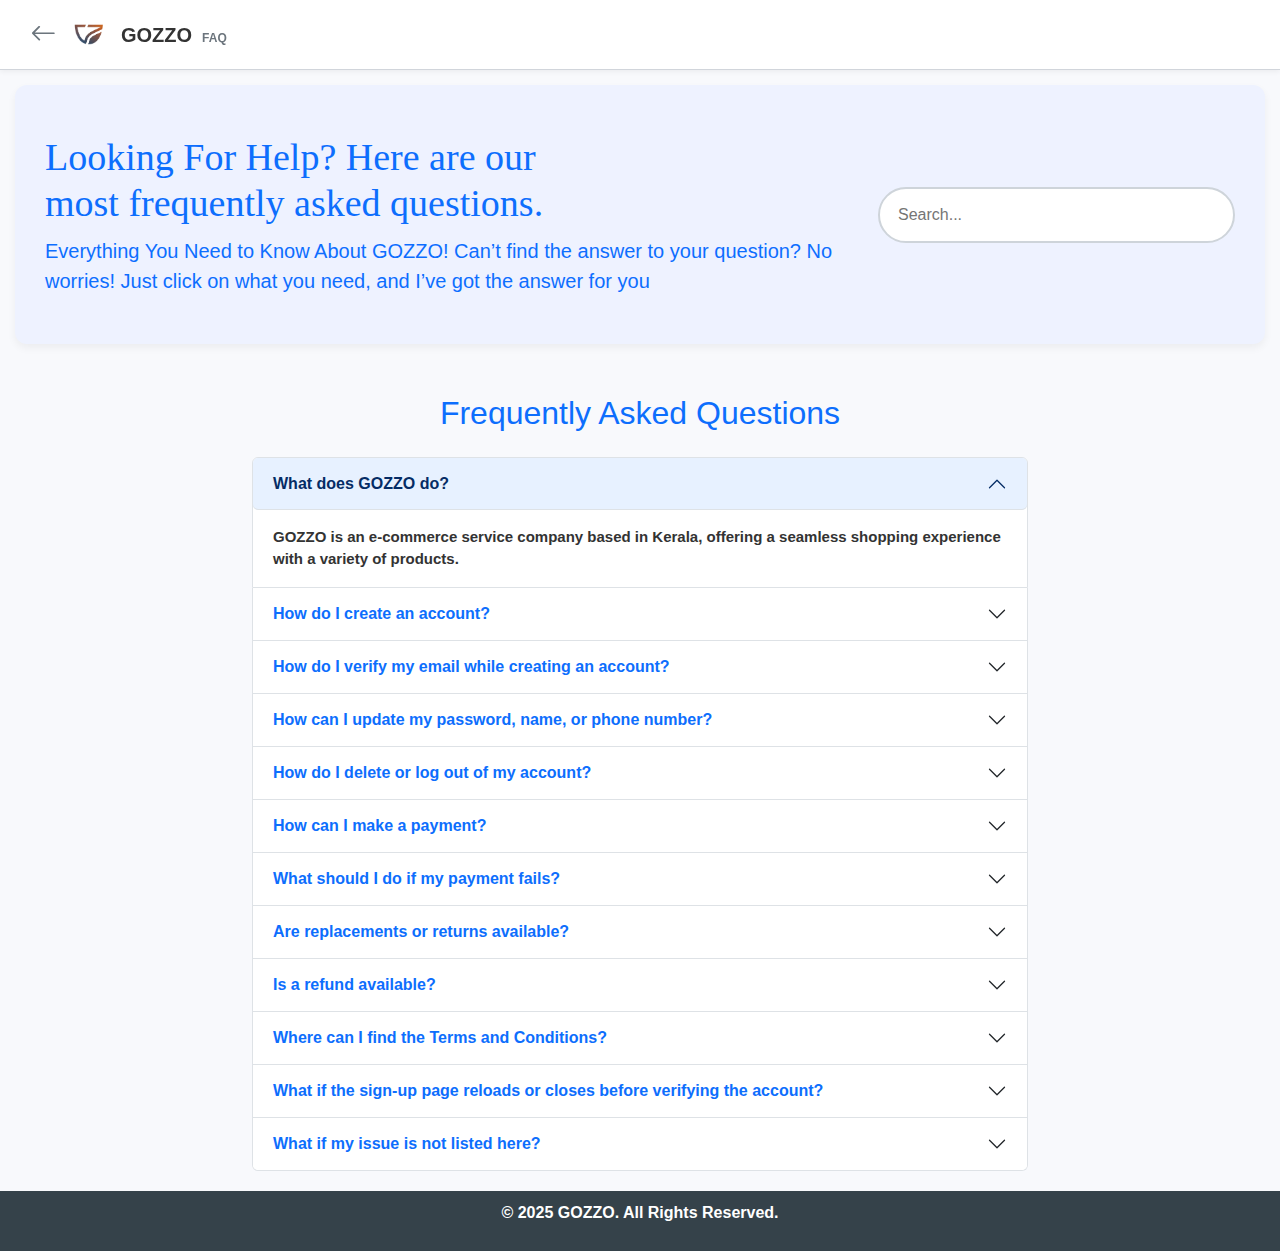
<file: nav/faq.html>
<!DOCTYPE html>
<html>

<head>
  <meta charset="UTF-8">
  <meta name="viewport" content="width=device-width, initial-scale=1.0">
  <title>Frequently Asked Questions - Get Answers Instantly | GOZZO</title>
  <meta name="description" content="Find answers to common questions about shopping, payments, shipping, returns, and more. Your quick guide to hassle-free shopping on GOZZO.">
  <meta http-equiv="X-UA-Compatible" content="IE=edge">
  <link rel="icon" type="image/x-icon" href="/assets/favicon/favicon.ico">
  <link rel="icon" type="image/png" sizes="96x96" href="/assets/favicon/favicon-96x96.png">
  <link rel="apple-touch-icon" sizes="180x180" href="/assets/favicon/apple-touch-icon.png">
  <link rel="icon" type="image/png" sizes="192x192" href="/assets/favicon/web-app-manifest-192x192.png">
  <link rel="icon" type="image/png" sizes="512x512" href="/assets/favicon/web-app-manifest-512x512.png">
  <link rel="icon" type="image/svg+xml" href="/assets/favicon/favicon.svg">
  <meta property="og:title" content="GOZZO - Elevate Your Home with Elegant Decor">
  <meta property="og:description" content="Discover stylish home decor, premium vases, and more at GOZZO. Transform your space with our unique collections.">
  <meta property="og:image" content="/assets/images/logo.png">
  <meta name="author" content="GOZZO">
  <meta name="theme-color" content="#211c84">
  <link rel="manifest" href="/assets/favicon/site.webmanifest">
  <link rel="canonical" href="https://GOZZO-store.web.app">
  <meta name="rating" content="general">
  <meta name="apple-mobile-web-app-capable" content="yes">
  <meta name="apple-mobile-web-app-status-bar-style" content="black">
  <meta http-equiv="Content-Security-Policy" content="upgrade-insecure-requests">
  <meta http-equiv="X-Content-Type-Options" content="nosniff">
  <meta name="referrer" content="no-referrer">
  <meta http-equiv="Strict-Transport-Security" content="max-age=31536000; includeSubDomains; preload">
  <meta http-equiv="Permissions-Policy" content="geolocation=(), microphone=(), camera=()">
  <meta http-equiv="Content-Security-Policy" content="
    default-src 'self'; 
    script-src 'self' https://www.gstatic.com https://www.googleapis.com https://cdnjs.cloudflare.com https://cdn.jsdelivr.net https://apis.google.com; 
    style-src 'self' https://fonts.googleapis.com https://cdn.jsdelivr.net https://cdnjs.cloudflare.com 'unsafe-inline'; 
    img-src 'self' data: https://firebasestorage.googleapis.com; 
    font-src 'self' https://fonts.gstatic.com https://cdn.jsdelivr.net; 
    connect-src 'self' https://fcm.googleapis.com https://identitytoolkit.googleapis.com; 
    frame-src 'self' https://www.youtube.com https://GOZZO-store.firebaseapp.com; 
    object-src 'none'; 
    base-uri 'self';
  ">
   <link rel="stylesheet" href="faq.css" type="text/css" media="all" />
</head>

<body>
  <header class="header">
    <div class="left-header">
      <i class="bi bi-arrow-left"></i>
      <img src="../assets/images/logo.png" alt="logo">
      <div>GOZZO<small>FAQ</small></div>
    </div>
  </header>
  
  <section class="intro">
    <div>
      <h1>Looking For Help? Here are our <br /> most frequently asked questions.
      </h1>
      <p>Everything You Need to Know About GOZZO!
        Can’t find the answer to your question? No worries! Just click on what you need, and I’ve got the answer for you
      </p>
    </div>
    <div>
      <input type="text" placeholder="Search..." class="search-bar">
    </div>
  </section>
  
  <div class="container">
    <h2 class="text-center text-primary mb-4">Frequently Asked Questions</h2>
    
    <div class="accordion" id="faqAccordion">
      
      <!-- GOZZO General -->
      <div class="accordion-item">
        <h2 class="accordion-header">
          <button class="accordion-button" type="button" data-bs-toggle="collapse" data-bs-target="#faq1">
            What does GOZZO do?
          </button>
        </h2>
        <div id="faq1" class="accordion-collapse collapse show" data-bs-parent="#faqAccordion">
          <div class="accordion-body">
            GOZZO is an <b>e-commerce service company based in Kerala</b>, offering a seamless shopping experience with a variety of products.
          </div>
        </div>
      </div>
      
      <!-- Account Related -->
      <div class="accordion-item">
        <h2 class="accordion-header">
          <button class="accordion-button collapsed" type="button" data-bs-toggle="collapse" data-bs-target="#faq2">
            How do I create an account?
          </button>
        </h2>
        <div id="faq2" class="accordion-collapse collapse" data-bs-parent="#faqAccordion">
          <div class="accordion-body">
            You can create an account via the <b>Sign-Up page</b> by providing your <b>email, name, and password</b>. After signing up, verify your email by clicking the link sent to your inbox. Once verified, you can log in.
          </div>
        </div>
      </div>
      
      <div class="accordion-item">
        <h2 class="accordion-header">
          <button class="accordion-button collapsed" type="button" data-bs-toggle="collapse" data-bs-target="#faq3">
            How do I verify my email while creating an account?
          </button>
        </h2>
        <div id="faq3" class="accordion-collapse collapse" data-bs-parent="#faqAccordion">
          <div class="accordion-body">
            Click on the verification link sent to your email. After verifying, go back to the <b>Sign-Up page</b> and click the <b>Verify</b> button to proceed.
          </div>
        </div>
      </div>
      
      <div class="accordion-item">
        <h2 class="accordion-header">
          <button class="accordion-button collapsed" type="button" data-bs-toggle="collapse" data-bs-target="#faq4">
            How can I update my password, name, or phone number?
          </button>
        </h2>
        <div id="faq4" class="accordion-collapse collapse" data-bs-parent="#faqAccordion">
          <div class="accordion-body">
            You can update your profile details except for your email address via <b>Navigation → Account Settings → Update Profile</b>.
          </div>
        </div>
      </div>
      
      <div class="accordion-item">
        <h2 class="accordion-header">
          <button class="accordion-button collapsed" type="button" data-bs-toggle="collapse" data-bs-target="#faq5">
            How do I delete or log out of my account?
          </button>
        </h2>
        <div id="faq5" class="accordion-collapse collapse" data-bs-parent="#faqAccordion">
          <div class="accordion-body">
            You can <b>log out or delete your account</b> via <b>Navigation → Account Settings</b>. Note: <b>Deleting your account is permanent and cannot be undone</b>.
          </div>
        </div>
      </div>
      
      <!-- Payment Related -->
      <div class="accordion-item">
        <h2 class="accordion-header">
          <button class="accordion-button collapsed" type="button" data-bs-toggle="collapse" data-bs-target="#faq6">
            How can I make a payment?
          </button>
        </h2>
        <div id="faq6" class="accordion-collapse collapse" data-bs-parent="#faqAccordion">
          <div class="accordion-body">
            Payments can be made via <b>Razorpay</b> while purchasing products.
          </div>
        </div>
      </div>
      
      <div class="accordion-item">
        <h2 class="accordion-header">
          <button class="accordion-button collapsed" type="button" data-bs-toggle="collapse" data-bs-target="#faq7">
            What should I do if my payment fails?
          </button>
        </h2>
        <div id="faq7" class="accordion-collapse collapse" data-bs-parent="#faqAccordion">
          <div class="accordion-body">
            If payment fails <b>without deduction</b>, you can retry. If the amount is <b>deducted but payment failed</b>, raise a query via <b>Navigation → Customer Support</b> (Our chatbot will assist you).
          </div>
        </div>
      </div>
      
      <!-- Refund & Return -->
      <div class="accordion-item">
        <h2 class="accordion-header">
          <button class="accordion-button collapsed" type="button" data-bs-toggle="collapse" data-bs-target="#faq8">
            Are replacements or returns available?
          </button>
        </h2>
        <div id="faq8" class="accordion-collapse collapse" data-bs-parent="#faqAccordion">
          <div class="accordion-body">
            No, we do not offer replacements or returns.
          </div>
        </div>
      </div>
      
      <div class="accordion-item">
        <h2 class="accordion-header">
          <button class="accordion-button collapsed" type="button" data-bs-toggle="collapse" data-bs-target="#faq9">
            Is a refund available?
          </button>
        </h2>
        <div id="faq9" class="accordion-collapse collapse" data-bs-parent="#faqAccordion">
          <div class="accordion-body">
            Refunds are <b>only available</b> for orders made via <b>online payment and canceled within 24 hours</b>. Platform fees are non-refundable.
          </div>
        </div>
      </div>
      
      <!-- FAQ 11 - Where can I find the Terms and Conditions? -->
      <div class="accordion-item">
        <h2 class="accordion-header">
          <button class="accordion-button collapsed" type="button" data-bs-toggle="collapse" data-bs-target="#faq11">
            Where can I find the Terms and Conditions?
          </button>
        </h2>
        <div id="faq11" class="accordion-collapse collapse" data-bs-parent="#faqAccordion">
          <div class="accordion-body">
            You can access the <b>Terms and Conditions</b> via <b>Navigation → Terms and Conditions</b>.
          </div>
        </div>
      </div>
      
      <!-- FAQ 12 - What if the sign-up page reloads or closes before verifying the account? -->
      <div class="accordion-item">
        <h2 class="accordion-header">
          <button class="accordion-button collapsed" type="button" data-bs-toggle="collapse" data-bs-target="#faq12">
            What if the sign-up page reloads or closes before verifying the account?
          </button>
        </h2>
        <div id="faq12" class="accordion-collapse collapse" data-bs-parent="#faqAccordion">
          <div class="accordion-body">
            You can <b>verify your account via the login page</b>.
            If your account is not verified, you will receive an <b>alert</b> upon clicking the login button.
            You will also see a <b>"Resend Verification Link"</b> option to get a new verification email.
          </div>
        </div>
      </div>
      
      <!-- Other Issues -->
      <div class="accordion-item">
        <h2 class="accordion-header">
          <button class="accordion-button collapsed" type="button" data-bs-toggle="collapse" data-bs-target="#faq13">
            What if my issue is not listed here?
          </button>
        </h2>
        <div id="faq13" class="accordion-collapse collapse" data-bs-parent="#faqAccordion">
          <div class="accordion-body">
            If your issue is not listed in the FAQ, you can raise a complaint via <b>Navigation → Customer Support → Others. And also via <a href="mailto:GOZZOspprt@gmail.com">Email</a></b>.
          </div>
        </div>
      </div>
      
    </div>
  </div>
  <footer>
    <p>&copy; 2025 GOZZO. All Rights Reserved.</p>
  </footer>
  <script src="/loadBootstrap.js"></script>
  <script defer src="faq.js"></script>
</body>

</html>
</file>
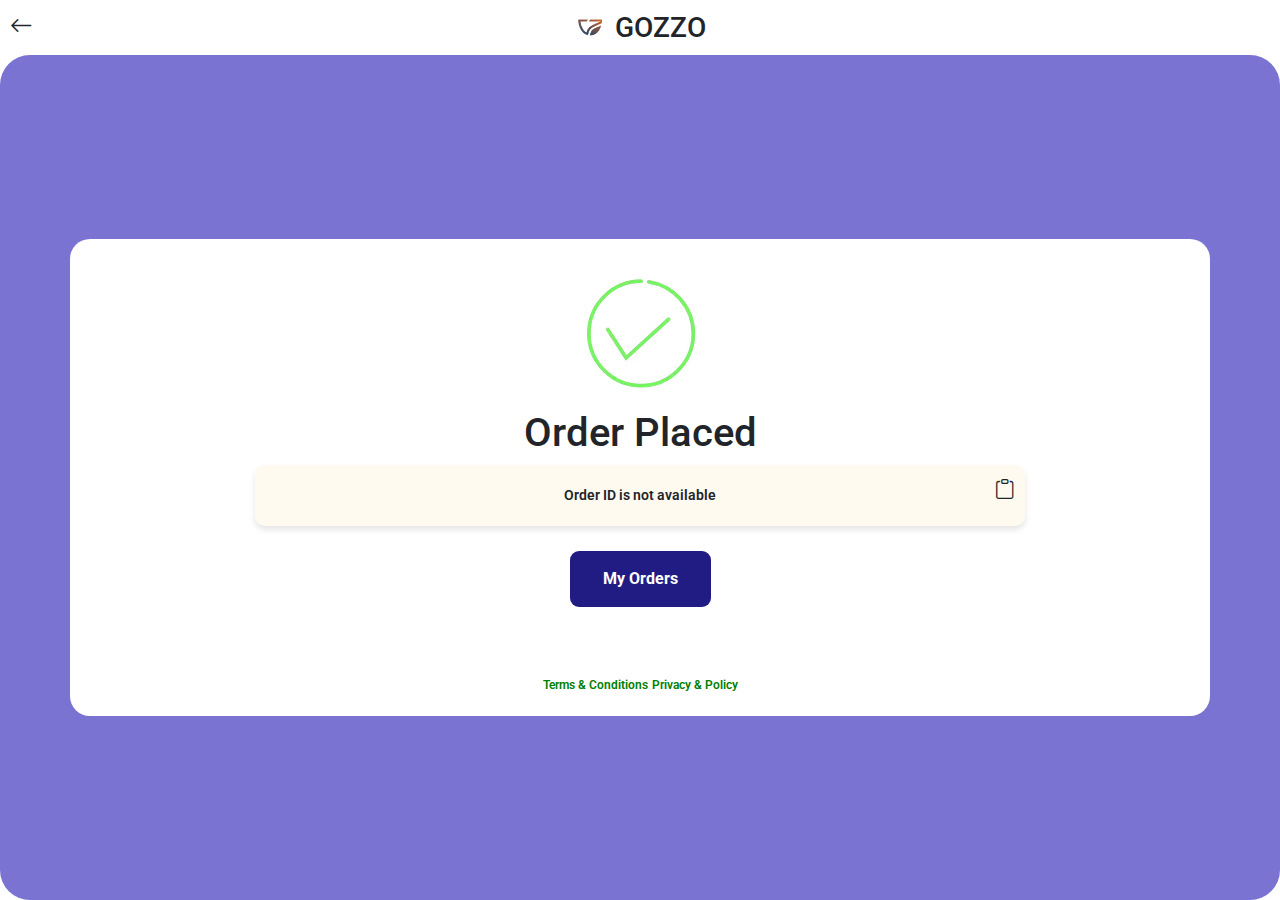
<file: nav/order_confirmed.html>
<!DOCTYPE html>
<html>

<head>
  <meta charset="UTF-8">
  <meta name="viewport" content="width=device-width, initial-scale=1">
  <title>Order Confirmed - Thank You for Shopping with Us! | GOZZO</title>
  <meta name="description" content="Your order has been successfully placed! Check your order details and get updates on shipping and delivery from your GOZZO account.">
  
  <meta http-equiv="X-UA-Compatible" content="IE=edge">
  <link rel="icon" type="image/x-icon" href="/assets/favicon/favicon.ico">
  <link rel="icon" type="image/png" sizes="96x96" href="/assets/favicon/favicon-96x96.png">
  <link rel="apple-touch-icon" sizes="180x180" href="/assets/favicon/apple-touch-icon.png">
  <link rel="icon" type="image/png" sizes="192x192" href="/assets/favicon/web-app-manifest-192x192.png">
  <link rel="icon" type="image/png" sizes="512x512" href="/assets/favicon/web-app-manifest-512x512.png">
  <link rel="icon" type="image/svg+xml" href="/assets/favicon/favicon.svg">
  
  <meta property="og:title" content="GOZZO - Elevate Your Home with Elegant Decor">
  <meta property="og:description" content="Discover stylish home decor, premium vases, and more at GOZZO. Transform your space with our unique collections.">
  <meta property="og:image" content="/assets/images/logo.png">
  <meta name="author" content="GOZZO">
  <meta name="theme-color" content="#211c84">
  <link rel="manifest" href="/assets/favicon/site.webmanifest">
  <link rel="canonical" href="https://GOZZO-store.web.app">
  <meta name="rating" content="general">
  <meta name="apple-mobile-web-app-capable" content="yes">
  <meta name="apple-mobile-web-app-status-bar-style" content="black">
  
  <meta http-equiv="Content-Security-Policy" content="upgrade-insecure-requests">
  <meta http-equiv="X-Content-Type-Options" content="nosniff">
  <meta name="referrer" content="no-referrer">
  <meta http-equiv="Strict-Transport-Security" content="max-age=31536000; includeSubDomains; preload">
  <meta http-equiv="Permissions-Policy" content="geolocation=(), microphone=(), camera=()">
 
  <link rel="stylesheet" href="order_confirmed.css">
</head>

<body>
  <header>
    <i class="bi bi-arrow-left"></i>
    <div>
      <img class="img" src="../assets/images/logo.png" alt="logo">
      <h3>GOZZO</h3>
    </div>
  </header>
  
  <main>
    <section>
      <video muted autoplay>
        <source src="/assets/videos/placed.webm" type="video/webm">
        Your browser does not support the video tag.
      </video>
      <h1>Order Placed</h1>
      
      <div class="order-box">
        <i class="bi bi-clipboard clipboard-icon" onclick="copyToClipboard()"></i>
        <div class="order-id"></div>
      </div>
      <!-- From Uiverse.io by zymantas-katinas -->
      <button id="bottone1">
        <span class="shadow"></span>
        <span class="edge"></span>
        <div class="front">
          <span>My Orders</span>
        </div>
      </button>
      
      <footer>
        <div class="footer-links">
          <a href="/nav/terms&conditions.html">Terms & Conditions</a>
          <a href="/nav/terms&conditions.html#privacy">Privacy & Policy</a>
        </div>
      </footer>
      
    </section>
  </main>
  
  <script src="/loadBootstrap.js"></script>
  <script src="order_confirmed.js"></script>
</body>

</html>
</file>
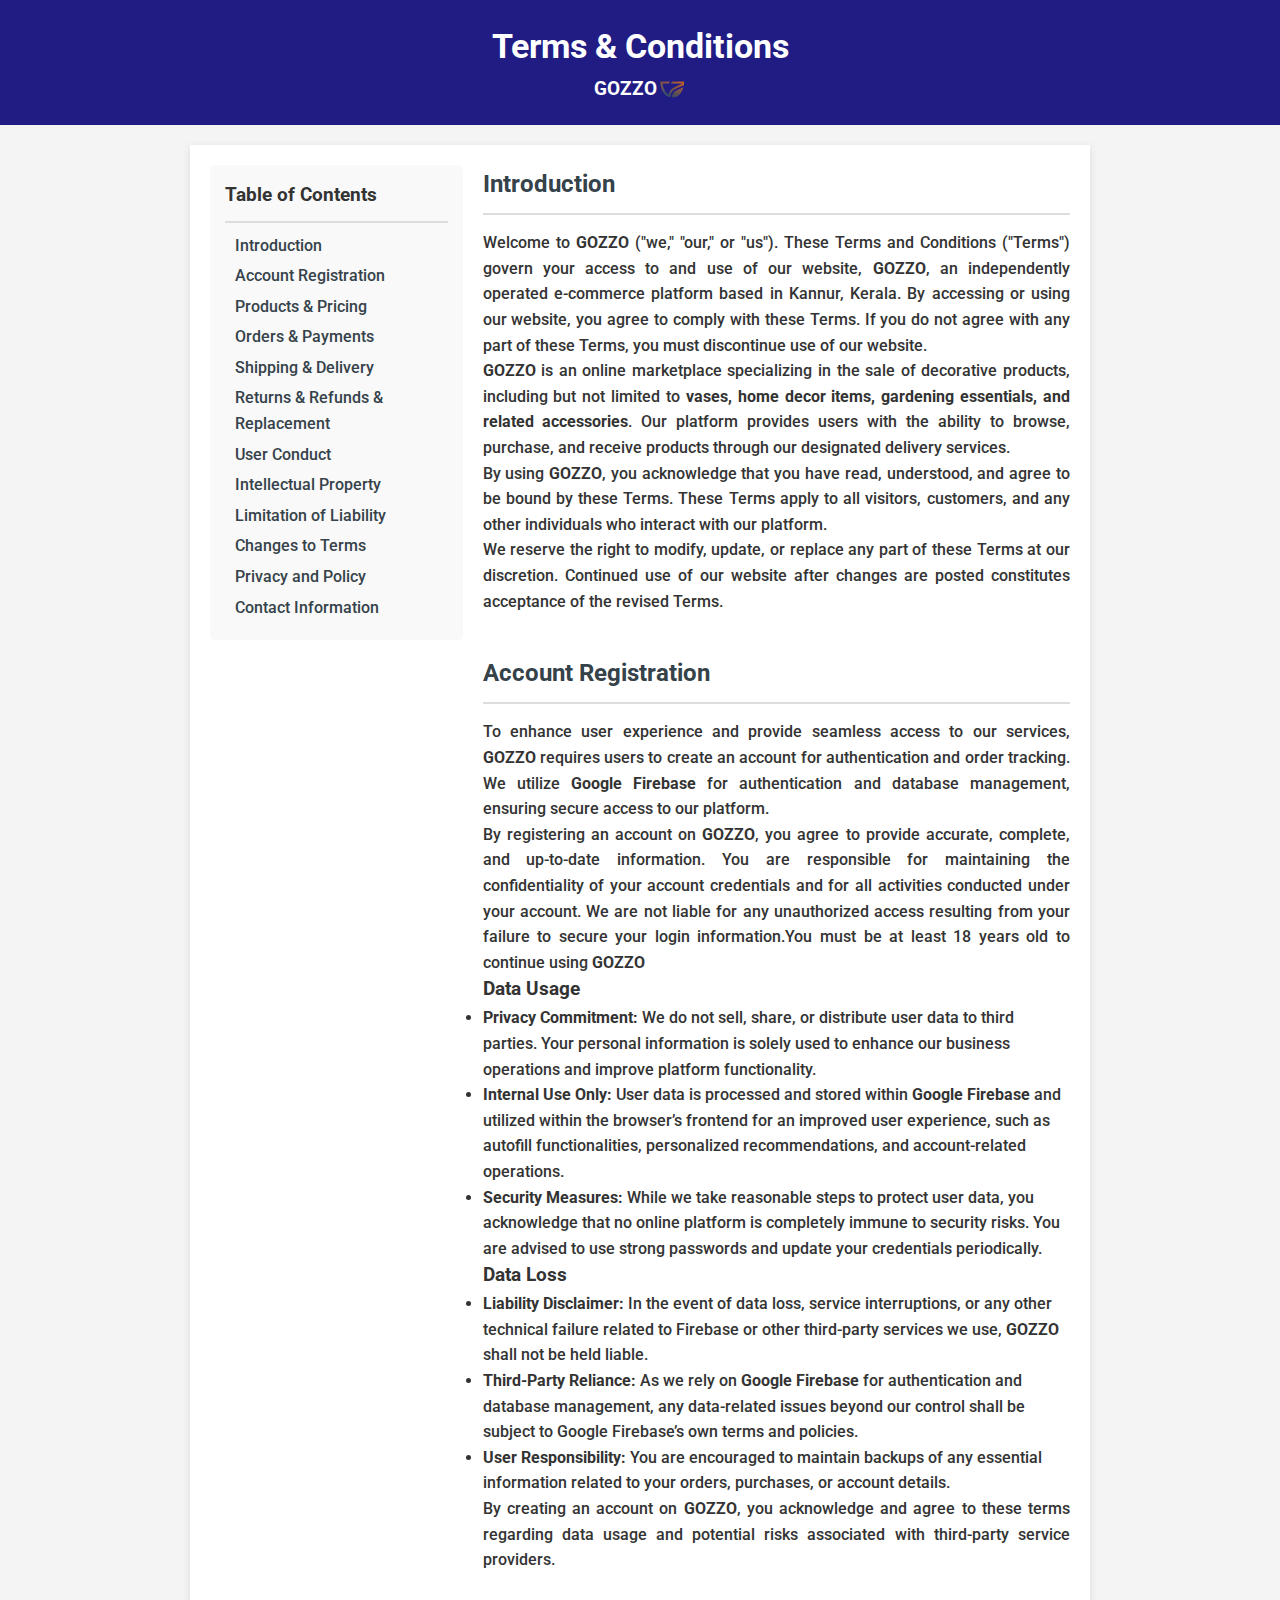
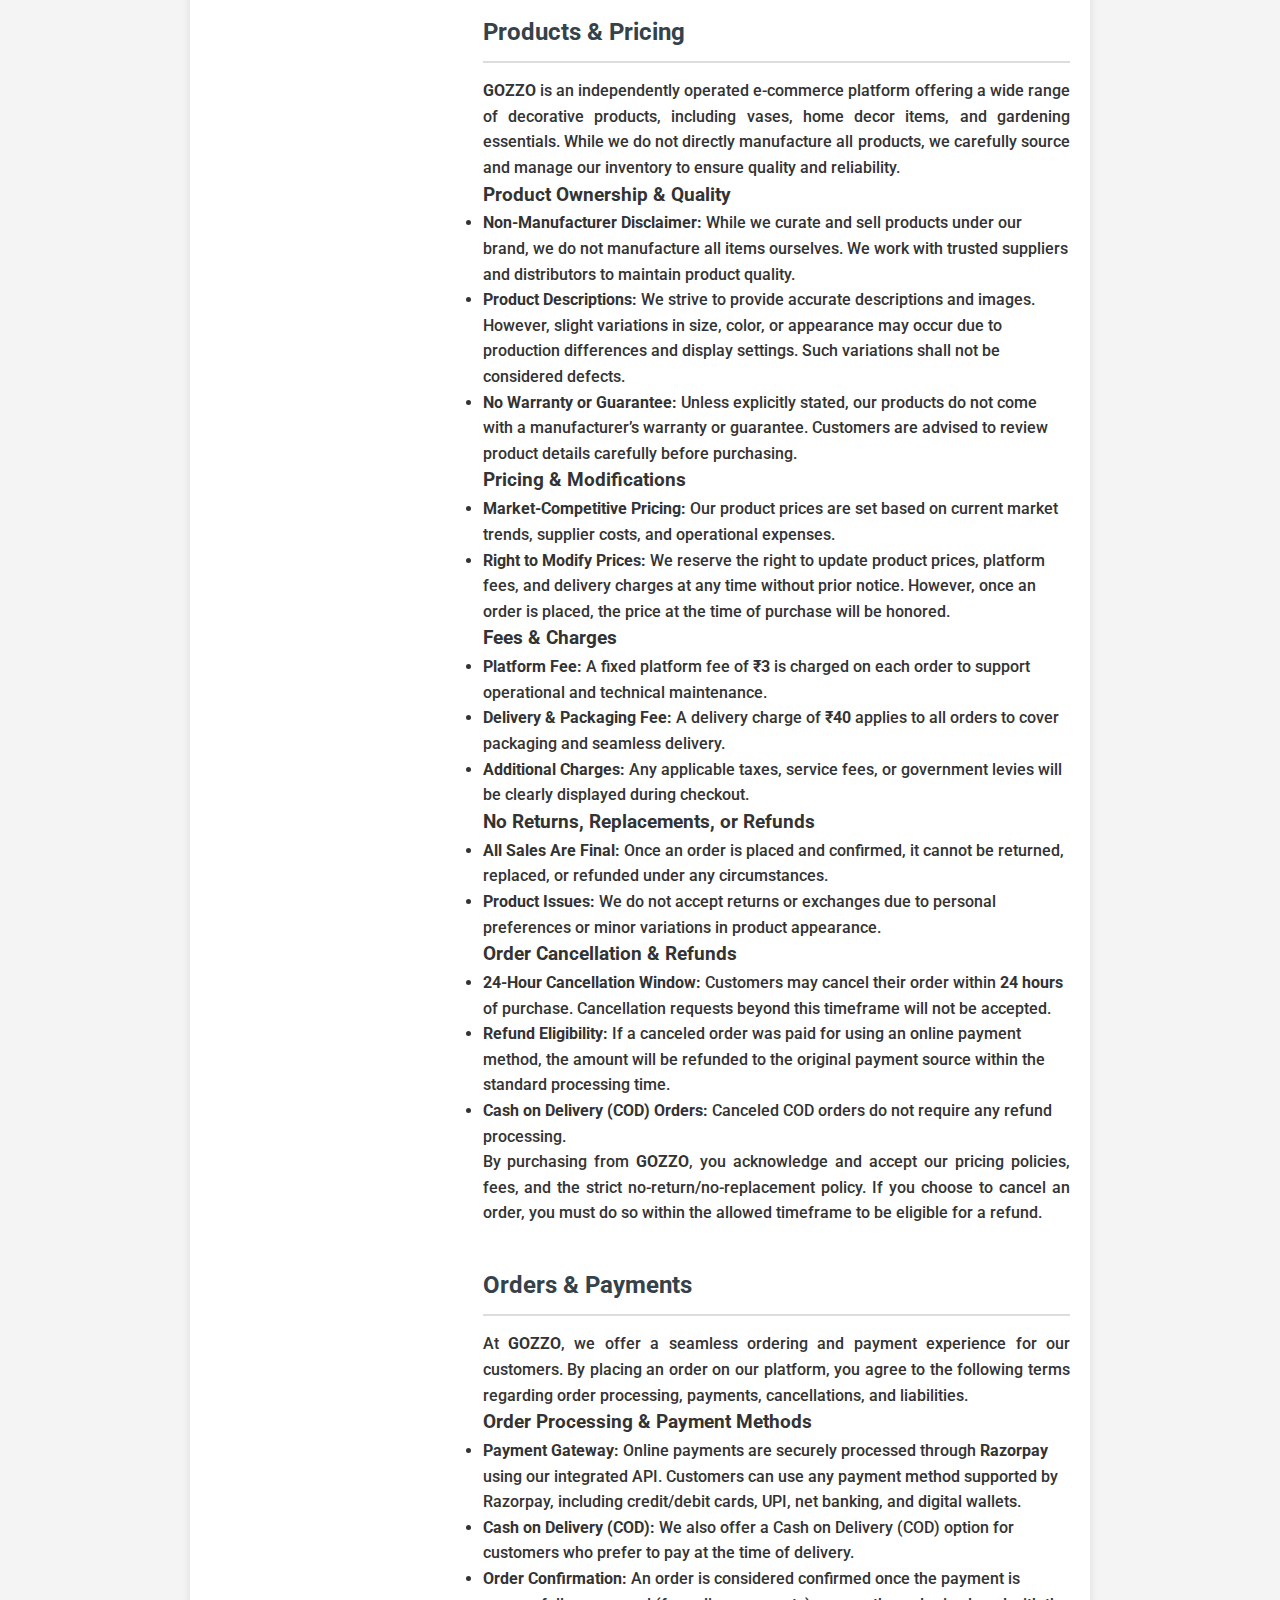
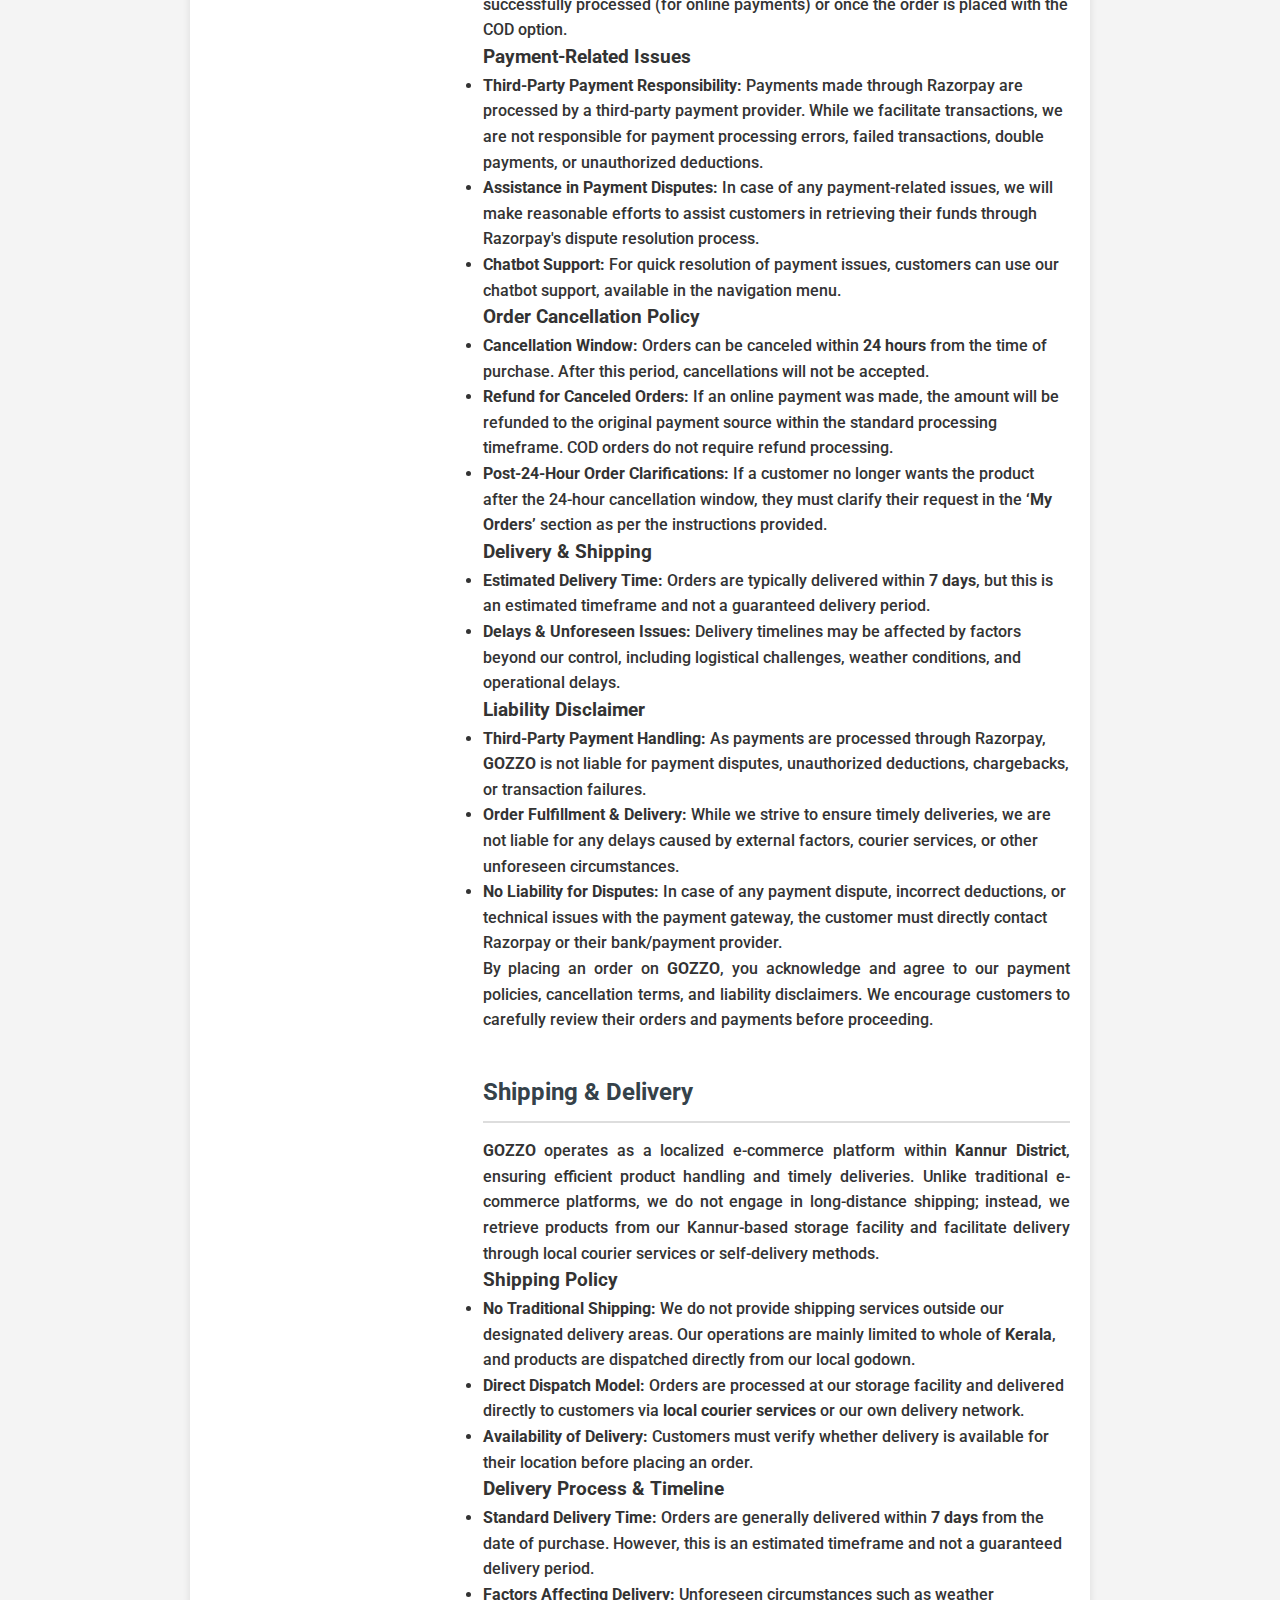
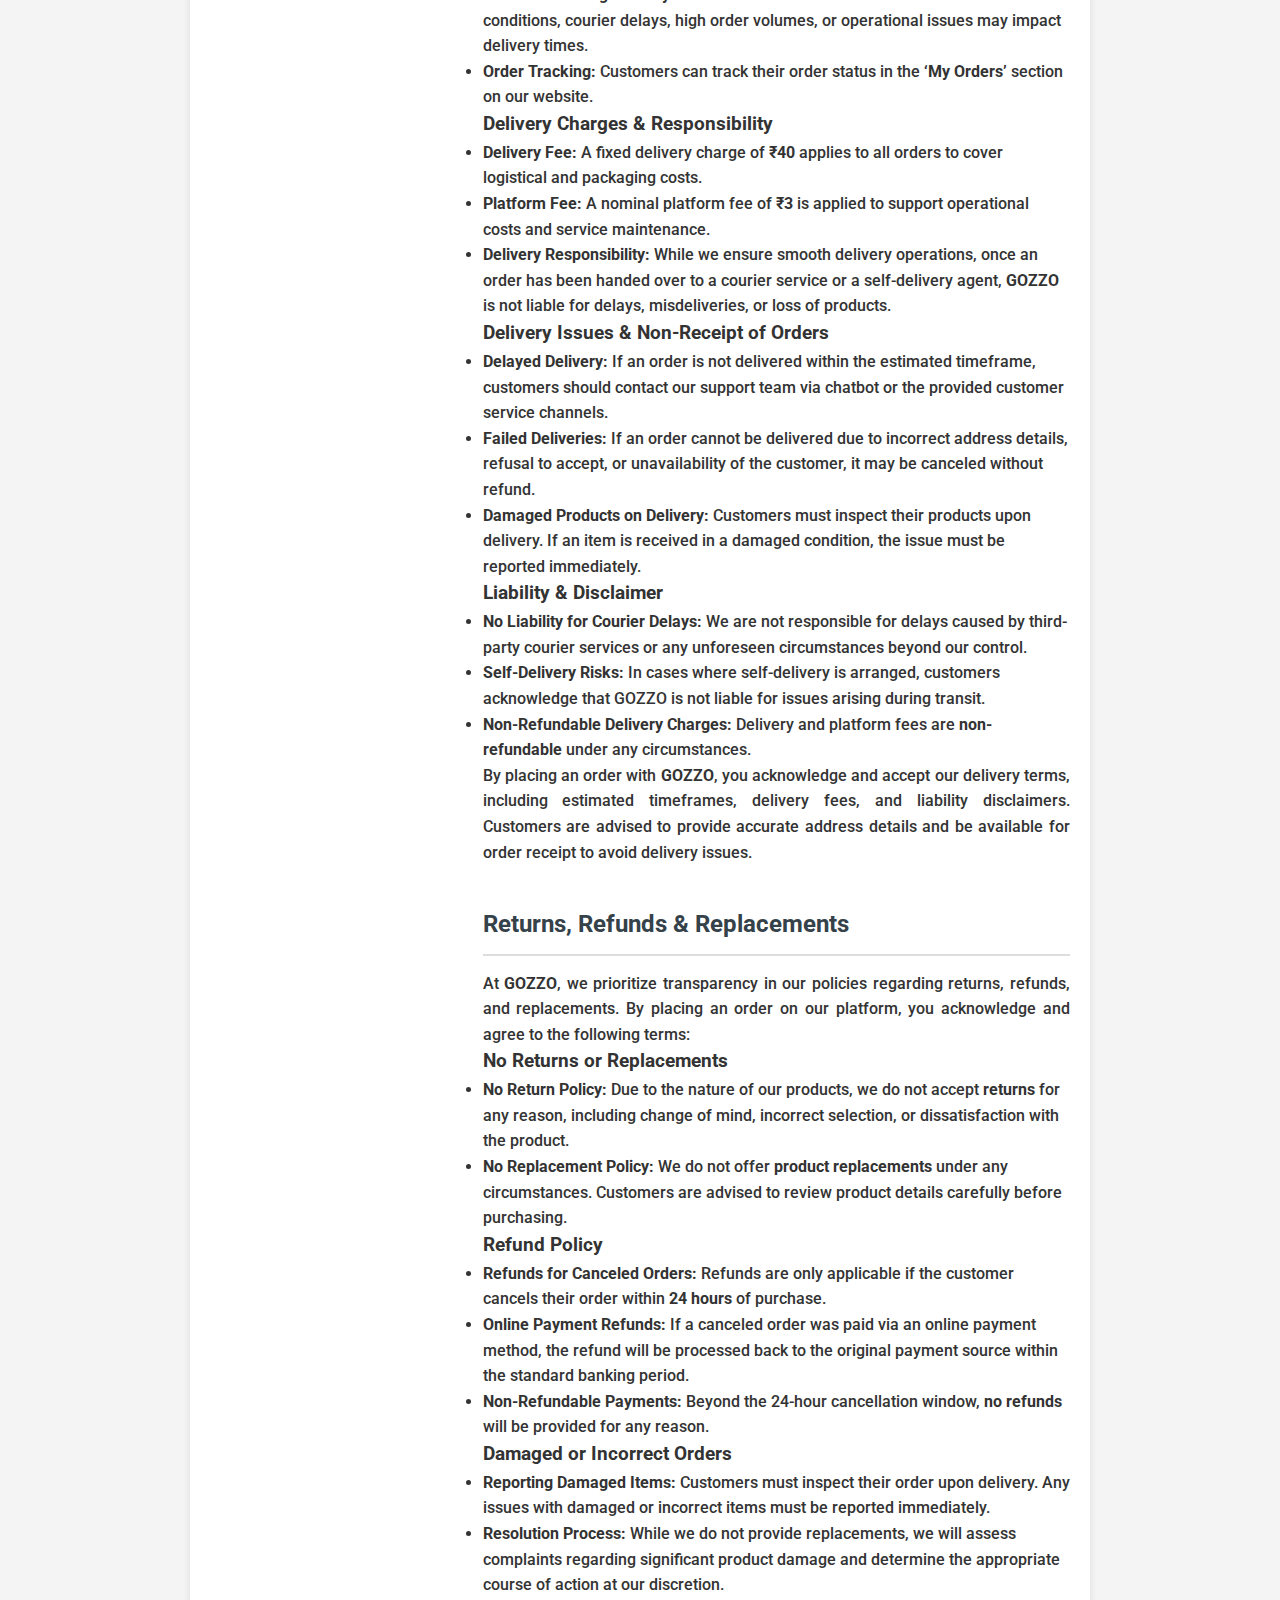
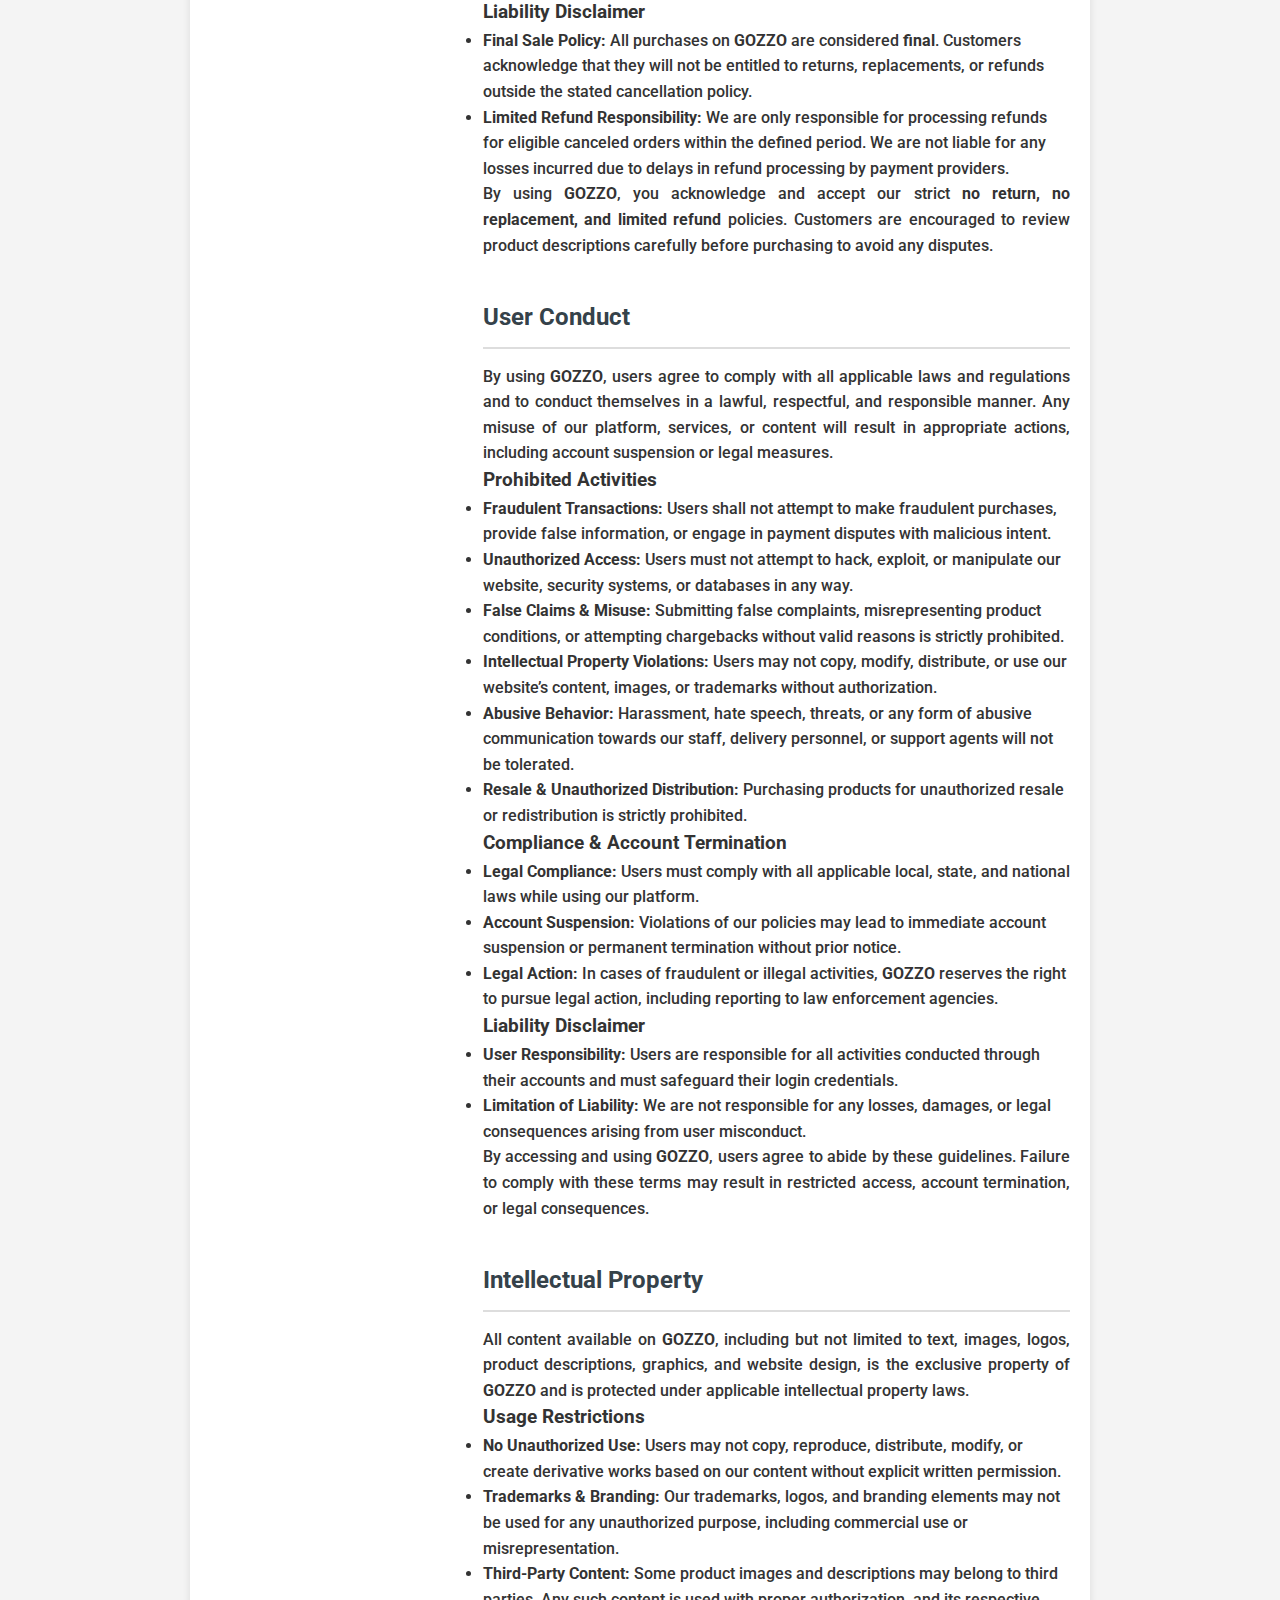
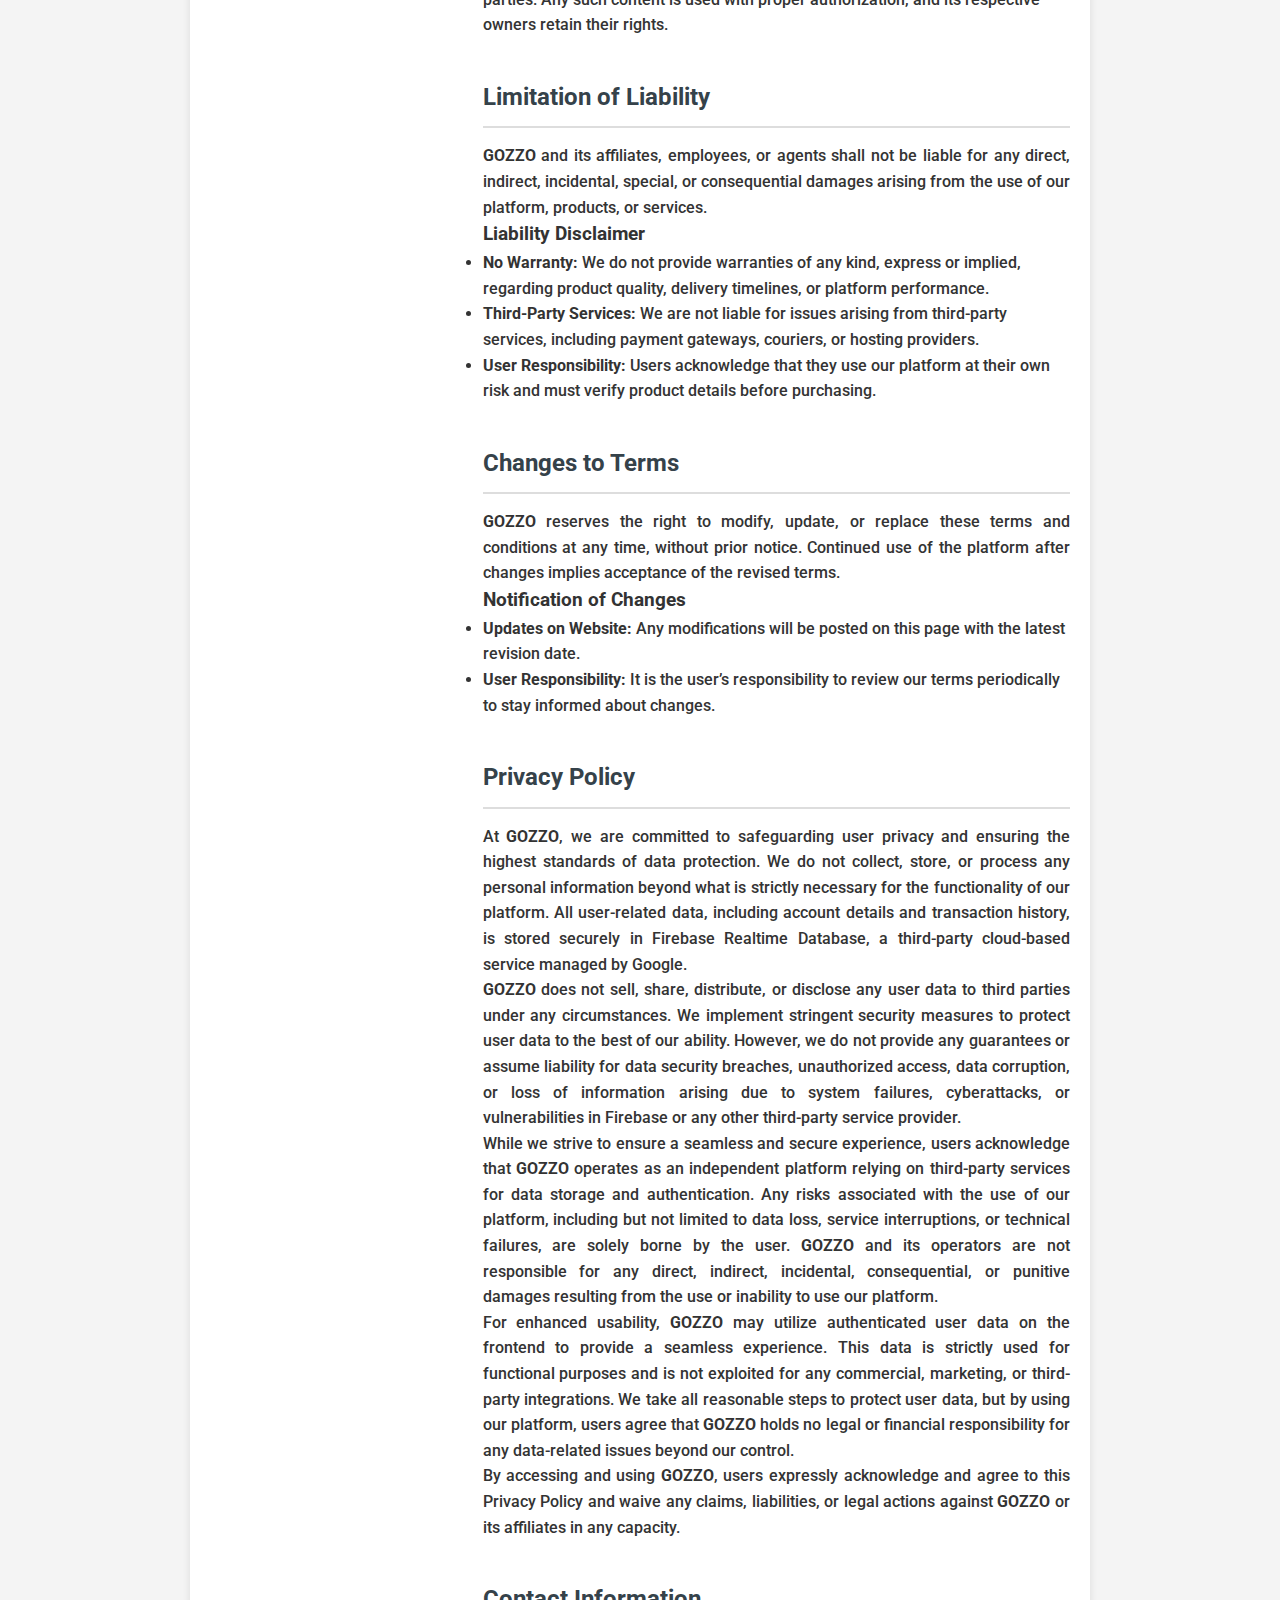
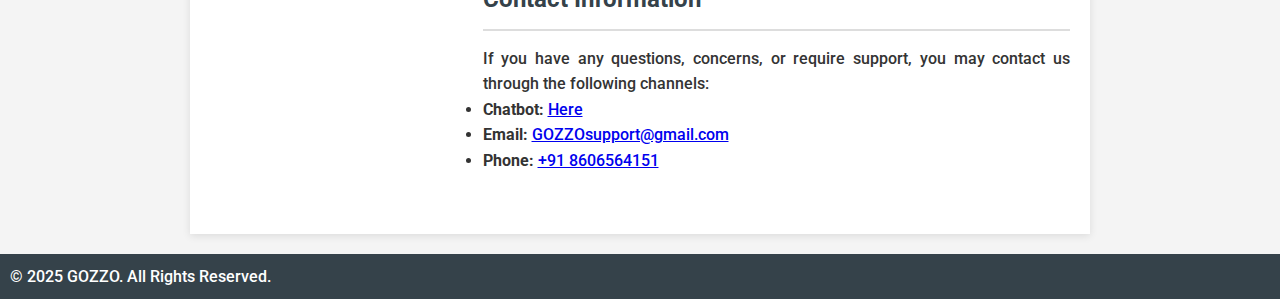
<file: nav/terms&conditions.html>
<!DOCTYPE html>
<html lang="en">

<head>
  <meta charset="UTF-8" />
  <meta name="viewport" content="width=device-width, initial-scale=1.0" />
  <title>Terms & Conditions - Know Your Rights & Responsibilities | GOZZO</title>
  <meta name="description" content="Read the terms and conditions of using GOZZO, including policies on purchases, returns, privacy, and more. Stay informed and shop confidently.">

  <meta http-equiv="X-UA-Compatible" content="IE=edge">

  <!-- Standard Favicon -->
  <link rel="icon" type="image/x-icon" href="/assets/favicon/favicon.ico">

  <!-- PNG Favicons -->
  <link rel="icon" type="image/png" sizes="96x96" href="/assets/favicon/favicon-96x96.png">

  <!-- Apple Touch Icon (for iOS) -->
  <link rel="apple-touch-icon" sizes="180x180" href="/assets/favicon/apple-touch-icon.png">

  <!-- Android Chrome Icons -->
  <link rel="icon" type="image/png" sizes="192x192" href="/assets/favicon/web-app-manifest-192x192.png">
  <link rel="icon" type="image/png" sizes="512x512" href="/assets/favicon/web-app-manifest-512x512.png">

  <!-- SVG Favicon (Optional) -->
  <link rel="icon" type="image/svg+xml" href="/assets/favicon/favicon.svg">

  <meta property="og:title" content="GOZZO - Elevate Your Home with Elegant Decor">
  <meta property="og:description" content="Discover stylish home decor, premium vases, and more at GOZZO. Transform your space with our unique collections.">
  <meta property="og:image" content="/assets/images/logo.png">
  
  <meta name="author" content="GOZZO">
  <meta name="theme-color" content="#211c84">
  <link rel="manifest" href="/assets/favicon/site.webmanifest">

  <link rel="canonical" href="https://GOZZO-store.web.app">
  <meta name="rating" content="general">
  <meta name="apple-mobile-web-app-capable" content="yes">
  <meta name="apple-mobile-web-app-status-bar-style" content="black">

  <meta http-equiv="Content-Security-Policy" content="upgrade-insecure-requests">
  <meta http-equiv="X-Content-Type-Options" content="nosniff">
  <meta name="referrer" content="no-referrer">
  <meta http-equiv="Strict-Transport-Security" content="max-age=31536000; includeSubDomains; preload">
  <meta http-equiv="Permissions-Policy" content="geolocation=(), microphone=(), camera=()">

  <!-- Fonts and Styles -->
  <link href="https://fonts.googleapis.com/css?family=Roboto:400,500,700&display=swap" rel="stylesheet" />
  <link rel="stylesheet" href="terms&conditions.css" type="text/css" media="all" />
</head>

<body>
  
  <header>
    <h3>Terms & Conditions</h3>
    <Span>
    <h6>GOZZO</h6>
    <img src="/assets/images/logo.png" alt="Logo" />
    </span>
  </header>
  
  <div class="container">
    <!-- Table of Contents -->
<nav class="toc">
  <h2>Table of Contents</h2>
  <ul>
    <li><a href="#introduction">Introduction</a></li>
    <li><a href="#account">Account Registration</a></li>
    <li><a href="#products">Products & Pricing</a></li>
    <li><a href="#orders">Orders & Payments</a></li>
    <li><a href="#shipping">Shipping & Delivery</a></li>
    <li><a href="#returns">Returns & Refunds & Replacement</a></li>
    <li><a href="#usage">User Conduct</a></li>
    <li><a href="#intellectual">Intellectual Property</a></li>
    <li><a href="#liability">Limitation of Liability</a></li>
    <li><a href="#changes">Changes to Terms</a></li>
        <li><a href="#privacy">Privacy and Policy</a></li>
    <li><a href="#contact">Contact Information</a></li>
  </ul>
</nav>
    
    <!-- Main Content -->
    <div class="content">
      <section id="introduction">

<h2>Introduction</h2>
<p>Welcome to <strong>GOZZO</strong> ("we," "our," or "us"). These Terms and Conditions ("Terms") govern your access to and use of our website, <strong>GOZZO</strong>, an independently operated e-commerce platform based in Kannur, Kerala. By accessing or using our website, you agree to comply with these Terms. If you do not agree with any part of these Terms, you must discontinue use of our website.</p>

<p><strong>GOZZO</strong> is an online marketplace specializing in the sale of decorative products, including but not limited to <strong>vases, home decor items, gardening essentials, and related accessories</strong>. Our platform provides users with the ability to browse, purchase, and receive products through our designated delivery services.</p>

<p>By using <strong>GOZZO</strong>, you acknowledge that you have read, understood, and agree to be bound by these Terms. These Terms apply to all visitors, customers, and any other individuals who interact with our platform.</p>

<p>We reserve the right to modify, update, or replace any part of these Terms at our discretion. Continued use of our website after changes are posted constitutes acceptance of the revised Terms.</p>
      </section>
      
      <section id="account">
<h2>Account Registration</h2>

<p>To enhance user experience and provide seamless access to our services, <strong>GOZZO</strong> requires users to create an account for authentication and order tracking. We utilize <strong>Google Firebase</strong> for authentication and database management, ensuring secure access to our platform.</p>

<p>By registering an account on <strong>GOZZO</strong>, you agree to provide accurate, complete, and up-to-date information. You are responsible for maintaining the confidentiality of your account credentials and for all activities conducted under your account. We are not liable for any unauthorized access resulting from your failure to secure your login information.You must be at least 18 years old to continue using <strong>GOZZO</strong></p>

<h3 id="Privacy">Data Usage</h3>
<ul>
    <li><strong>Privacy Commitment:</strong> We do not sell, share, or distribute user data to third parties. Your personal information is solely used to enhance our business operations and improve platform functionality.</li>
    <li><strong>Internal Use Only:</strong> User data is processed and stored within <strong>Google Firebase</strong> and utilized within the browser’s frontend for an improved user experience, such as autofill functionalities, personalized recommendations, and account-related operations.</li>
    <li><strong>Security Measures:</strong> While we take reasonable steps to protect user data, you acknowledge that no online platform is completely immune to security risks. You are advised to use strong passwords and update your credentials periodically.</li>
</ul>

<h3>Data Loss</h3>
<ul>
    <li><strong>Liability Disclaimer:</strong> In the event of data loss, service interruptions, or any other technical failure related to Firebase or other third-party services we use, <strong>GOZZO</strong> shall not be held liable.</li>
    <li><strong>Third-Party Reliance:</strong> As we rely on <strong>Google Firebase</strong> for authentication and database management, any data-related issues beyond our control shall be subject to Google Firebase’s own terms and policies.</li>
    <li><strong>User Responsibility:</strong> You are encouraged to maintain backups of any essential information related to your orders, purchases, or account details.</li>
</ul>

<p>By creating an account on <strong>GOZZO</strong>, you acknowledge and agree to these terms regarding data usage and potential risks associated with third-party service providers.</p>
      </section>
      
      <section id="products">
<h2>Products & Pricing</h2>

<p><strong>GOZZO</strong> is an independently operated e-commerce platform offering a wide range of decorative products, including vases, home decor items, and gardening essentials. While we do not directly manufacture all products, we carefully source and manage our inventory to ensure quality and reliability.</p>

<h3>Product Ownership & Quality</h3>
<ul>
    <li><strong>Non-Manufacturer Disclaimer:</strong> While we curate and sell products under our brand, we do not manufacture all items ourselves. We work with trusted suppliers and distributors to maintain product quality.</li>
    <li><strong>Product Descriptions:</strong> We strive to provide accurate descriptions and images. However, slight variations in size, color, or appearance may occur due to production differences and display settings. Such variations shall not be considered defects.</li>
    <li><strong>No Warranty or Guarantee:</strong> Unless explicitly stated, our products do not come with a manufacturer’s warranty or guarantee. Customers are advised to review product details carefully before purchasing.</li>
</ul>

<h3>Pricing & Modifications</h3>
<ul>
    <li><strong>Market-Competitive Pricing:</strong> Our product prices are set based on current market trends, supplier costs, and operational expenses.</li>
    <li><strong>Right to Modify Prices:</strong> We reserve the right to update product prices, platform fees, and delivery charges at any time without prior notice. However, once an order is placed, the price at the time of purchase will be honored.</li>
</ul>

<h3>Fees & Charges</h3>
<ul>
    <li><strong>Platform Fee:</strong> A fixed platform fee of <strong>₹3</strong> is charged on each order to support operational and technical maintenance.</li>
    <li><strong>Delivery & Packaging Fee:</strong> A delivery charge of <strong>₹40</strong> applies to all orders to cover packaging and seamless delivery.</li>
    <li><strong>Additional Charges:</strong> Any applicable taxes, service fees, or government levies will be clearly displayed during checkout.</li>
</ul>

<h3 id="return&refund&replacement">No Returns, Replacements, or Refunds</h3>
<ul>
    <li><strong>All Sales Are Final:</strong> Once an order is placed and confirmed, it cannot be returned, replaced, or refunded under any circumstances.</li>
    <li><strong>Product Issues:</strong> We do not accept returns or exchanges due to personal preferences or minor variations in product appearance.</li>
</ul>

<h3>Order Cancellation & Refunds</h3>
<ul>
    <li><strong>24-Hour Cancellation Window:</strong> Customers may cancel their order within <strong>24 hours</strong> of purchase. Cancellation requests beyond this timeframe will not be accepted.</li>
    <li><strong>Refund Eligibility:</strong> If a canceled order was paid for using an online payment method, the amount will be refunded to the original payment source within the standard processing time.</li>
    <li><strong>Cash on Delivery (COD) Orders:</strong> Canceled COD orders do not require any refund processing.</li>
</ul>

<p>By purchasing from <strong>GOZZO</strong>, you acknowledge and accept our pricing policies, fees, and the strict no-return/no-replacement policy. If you choose to cancel an order, you must do so within the allowed timeframe to be eligible for a refund.</p>
      </section>
      
      <section id="orders">
<h2>Orders & Payments</h2>

<p>At <strong>GOZZO</strong>, we offer a seamless ordering and payment experience for our customers. By placing an order on our platform, you agree to the following terms regarding order processing, payments, cancellations, and liabilities.</p>

<h3>Order Processing & Payment Methods</h3>
<ul>
    <li><strong>Payment Gateway:</strong> Online payments are securely processed through <strong>Razorpay</strong> using our integrated API. Customers can use any payment method supported by Razorpay, including credit/debit cards, UPI, net banking, and digital wallets.</li>
    <li><strong>Cash on Delivery (COD):</strong> We also offer a Cash on Delivery (COD) option for customers who prefer to pay at the time of delivery.</li>
    <li><strong>Order Confirmation:</strong> An order is considered confirmed once the payment is successfully processed (for online payments) or once the order is placed with the COD option.</li>
</ul>

<h3>Payment-Related Issues</h3>
<ul>
    <li><strong>Third-Party Payment Responsibility:</strong> Payments made through Razorpay are processed by a third-party payment provider. While we facilitate transactions, we are not responsible for payment processing errors, failed transactions, double payments, or unauthorized deductions.</li>
    <li><strong>Assistance in Payment Disputes:</strong> In case of any payment-related issues, we will make reasonable efforts to assist customers in retrieving their funds through Razorpay's dispute resolution process.</li>
    <li><strong>Chatbot Support:</strong> For quick resolution of payment issues, customers can use our chatbot support, available in the navigation menu.</li>
</ul>

<h3>Order Cancellation Policy</h3>
<ul>
    <li><strong>Cancellation Window:</strong> Orders can be canceled within <strong>24 hours</strong> from the time of purchase. After this period, cancellations will not be accepted.</li>
    <li><strong>Refund for Canceled Orders:</strong> If an online payment was made, the amount will be refunded to the original payment source within the standard processing timeframe. COD orders do not require refund processing.</li>
    <li><strong>Post-24-Hour Order Clarifications:</strong> If a customer no longer wants the product after the 24-hour cancellation window, they must clarify their request in the <strong>‘My Orders’</strong> section as per the instructions provided.</li>
</ul>

<h3>Delivery & Shipping</h3>
<ul>
    <li><strong>Estimated Delivery Time:</strong> Orders are typically delivered within <strong>7 days</strong>, but this is an estimated timeframe and not a guaranteed delivery period.</li>
    <li><strong>Delays & Unforeseen Issues:</strong> Delivery timelines may be affected by factors beyond our control, including logistical challenges, weather conditions, and operational delays.</li>
</ul>

<h3>Liability Disclaimer</h3>
<ul>
    <li><strong>Third-Party Payment Handling:</strong> As payments are processed through Razorpay, <strong>GOZZO</strong> is not liable for payment disputes, unauthorized deductions, chargebacks, or transaction failures.</li>
    <li><strong>Order Fulfillment & Delivery:</strong> While we strive to ensure timely deliveries, we are not liable for any delays caused by external factors, courier services, or other unforeseen circumstances.</li>
    <li><strong>No Liability for Disputes:</strong> In case of any payment dispute, incorrect deductions, or technical issues with the payment gateway, the customer must directly contact Razorpay or their bank/payment provider.</li>
</ul>

<p>By placing an order on <strong>GOZZO</strong>, you acknowledge and agree to our payment policies, cancellation terms, and liability disclaimers. We encourage customers to carefully review their orders and payments before proceeding.</p>
      </section>
      
      <section id="shipping">
<h2>Shipping & Delivery</h2>

<p><strong>GOZZO</strong> operates as a localized e-commerce platform within <strong>Kannur District</strong>, ensuring efficient product handling and timely deliveries. Unlike traditional e-commerce platforms, we do not engage in long-distance shipping; instead, we retrieve products from our Kannur-based storage facility and facilitate delivery through local courier services or self-delivery methods.</p>

<h3>Shipping Policy</h3>
<ul>
    <li><strong>No Traditional Shipping:</strong> We do not provide shipping services outside our designated delivery areas. Our operations are mainly limited to whole of <strong>Kerala</strong>, and products are dispatched directly from our local godown.</li>
    <li><strong>Direct Dispatch Model:</strong> Orders are processed at our storage facility and delivered directly to customers via <strong>local courier services</strong> or our own delivery network.</li>
    <li><strong>Availability of Delivery:</strong> Customers must verify whether delivery is available for their location before placing an order.</li>
</ul>

<h3>Delivery Process & Timeline</h3>
<ul>
    <li><strong>Standard Delivery Time:</strong> Orders are generally delivered within <strong>7 days</strong> from the date of purchase. However, this is an estimated timeframe and not a guaranteed delivery period.</li>
    <li><strong>Factors Affecting Delivery:</strong> Unforeseen circumstances such as weather conditions, courier delays, high order volumes, or operational issues may impact delivery times.</li>
    <li><strong>Order Tracking:</strong> Customers can track their order status in the <strong>‘My Orders’</strong> section on our website.</li>
</ul>

<h3>Delivery Charges & Responsibility</h3>
<ul>
    <li><strong>Delivery Fee:</strong> A fixed delivery charge of <strong>₹40</strong> applies to all orders to cover logistical and packaging costs.</li>
    <li><strong>Platform Fee:</strong> A nominal platform fee of <strong>₹3</strong> is applied to support operational costs and service maintenance.</li>
    <li><strong>Delivery Responsibility:</strong> While we ensure smooth delivery operations, once an order has been handed over to a courier service or a self-delivery agent, <strong>GOZZO</strong> is not liable for delays, misdeliveries, or loss of products.</li>
</ul>

<h3>Delivery Issues & Non-Receipt of Orders</h3>
<ul>
    <li><strong>Delayed Delivery:</strong> If an order is not delivered within the estimated timeframe, customers should contact our support team via chatbot or the provided customer service channels.</li>
    <li><strong>Failed Deliveries:</strong> If an order cannot be delivered due to incorrect address details, refusal to accept, or unavailability of the customer, it may be canceled without refund.</li>
    <li><strong>Damaged Products on Delivery:</strong> Customers must inspect their products upon delivery. If an item is received in a damaged condition, the issue must be reported immediately.</li>
</ul>

<h3>Liability & Disclaimer</h3>
<ul>
    <li><strong>No Liability for Courier Delays:</strong> We are not responsible for delays caused by third-party courier services or any unforeseen circumstances beyond our control.</li>
    <li><strong>Self-Delivery Risks:</strong> In cases where self-delivery is arranged, customers acknowledge that GOZZO is not liable for issues arising during transit.</li>
    <li><strong>Non-Refundable Delivery Charges:</strong> Delivery and platform fees are <strong>non-refundable</strong> under any circumstances.</li>
</ul>

<p>By placing an order with <strong>GOZZO</strong>, you acknowledge and accept our delivery terms, including estimated timeframes, delivery fees, and liability disclaimers. Customers are advised to provide accurate address details and be available for order receipt to avoid delivery issues.</p>
      </section>
      <section id="returns">
        <h2>Returns, Refunds & Replacements</h2>

<p>At <strong>GOZZO</strong>, we prioritize transparency in our policies regarding returns, refunds, and replacements. By placing an order on our platform, you acknowledge and agree to the following terms:</p>

<h3>No Returns or Replacements</h3>
<ul>
    <li><strong>No Return Policy:</strong> Due to the nature of our products, we do not accept <strong>returns</strong> for any reason, including change of mind, incorrect selection, or dissatisfaction with the product.</li>
    <li><strong>No Replacement Policy:</strong> We do not offer <strong>product replacements</strong> under any circumstances. Customers are advised to review product details carefully before purchasing.</li>
</ul>

<h3>Refund Policy</h3>
<ul>
    <li><strong>Refunds for Canceled Orders:</strong> Refunds are only applicable if the customer cancels their order within <strong>24 hours</strong> of purchase.</li>
    <li><strong>Online Payment Refunds:</strong> If a canceled order was paid via an online payment method, the refund will be processed back to the original payment source within the standard banking period.</li>
    <li><strong>Non-Refundable Payments:</strong> Beyond the 24-hour cancellation window, <strong>no refunds</strong> will be provided for any reason.</li>
</ul>

<h3>Damaged or Incorrect Orders</h3>
<ul>
    <li><strong>Reporting Damaged Items:</strong> Customers must inspect their order upon delivery. Any issues with damaged or incorrect items must be reported immediately.</li>
    <li><strong>Resolution Process:</strong> While we do not provide replacements, we will assess complaints regarding significant product damage and determine the appropriate course of action at our discretion.</li>
</ul>

<h3>Liability Disclaimer</h3>
<ul>
    <li><strong>Final Sale Policy:</strong> All purchases on <strong>GOZZO</strong> are considered <strong>final</strong>. Customers acknowledge that they will not be entitled to returns, replacements, or refunds outside the stated cancellation policy.</li>
    <li><strong>Limited Refund Responsibility:</strong> We are only responsible for processing refunds for eligible canceled orders within the defined period. We are not liable for any losses incurred due to delays in refund processing by payment providers.</li>
</ul>

<p>By using <strong>GOZZO</strong>, you acknowledge and accept our strict <strong>no return, no replacement, and limited refund</strong> policies. Customers are encouraged to review product descriptions carefully before purchasing to avoid any disputes.</p>
      </section>
      <section id="usage">
        <h2>User Conduct</h2>

<p>By using <strong>GOZZO</strong>, users agree to comply with all applicable laws and regulations and to conduct themselves in a lawful, respectful, and responsible manner. Any misuse of our platform, services, or content will result in appropriate actions, including account suspension or legal measures.</p>

<h3>Prohibited Activities</h3>
<ul>
    <li><strong>Fraudulent Transactions:</strong> Users shall not attempt to make fraudulent purchases, provide false information, or engage in payment disputes with malicious intent.</li>
    <li><strong>Unauthorized Access:</strong> Users must not attempt to hack, exploit, or manipulate our website, security systems, or databases in any way.</li>
    <li><strong>False Claims & Misuse:</strong> Submitting false complaints, misrepresenting product conditions, or attempting chargebacks without valid reasons is strictly prohibited.</li>
    <li><strong>Intellectual Property Violations:</strong> Users may not copy, modify, distribute, or use our website’s content, images, or trademarks without authorization.</li>
    <li><strong>Abusive Behavior:</strong> Harassment, hate speech, threats, or any form of abusive communication towards our staff, delivery personnel, or support agents will not be tolerated.</li>
    <li><strong>Resale & Unauthorized Distribution:</strong> Purchasing products for unauthorized resale or redistribution is strictly prohibited.</li>
</ul>

<h3>Compliance & Account Termination</h3>
<ul>
    <li><strong>Legal Compliance:</strong> Users must comply with all applicable local, state, and national laws while using our platform.</li>
    <li><strong>Account Suspension:</strong> Violations of our policies may lead to immediate account suspension or permanent termination without prior notice.</li>
    <li><strong>Legal Action:</strong> In cases of fraudulent or illegal activities, <strong>GOZZO</strong> reserves the right to pursue legal action, including reporting to law enforcement agencies.</li>
</ul>

<h3>Liability Disclaimer</h3>
<ul>
    <li><strong>User Responsibility:</strong> Users are responsible for all activities conducted through their accounts and must safeguard their login credentials.</li>
    <li><strong>Limitation of Liability:</strong> We are not responsible for any losses, damages, or legal consequences arising from user misconduct.</li>
</ul>

<p>By accessing and using <strong>GOZZO</strong>, users agree to abide by these guidelines. Failure to comply with these terms may result in restricted access, account termination, or legal consequences.</p>
      </section>
      
      <section id="intellectual">
    <h2>Intellectual Property</h2>
    <p>All content available on <strong>GOZZO</strong>, including but not limited to text, images, logos, product descriptions, graphics, and website design, is the exclusive property of <strong>GOZZO</strong> and is protected under applicable intellectual property laws.</p>

    <h3>Usage Restrictions</h3>
    <ul>
        <li><strong>No Unauthorized Use:</strong> Users may not copy, reproduce, distribute, modify, or create derivative works based on our content without explicit written permission.</li>
        <li><strong>Trademarks & Branding:</strong> Our trademarks, logos, and branding elements may not be used for any unauthorized purpose, including commercial use or misrepresentation.</li>
        <li><strong>Third-Party Content:</strong> Some product images and descriptions may belong to third parties. Any such content is used with proper authorization, and its respective owners retain their rights.</li>
    </ul>
</section>

<section id="liability">
    <h2>Limitation of Liability</h2>
    <p><strong>GOZZO</strong> and its affiliates, employees, or agents shall not be liable for any direct, indirect, incidental, special, or consequential damages arising from the use of our platform, products, or services.</p>

    <h3>Liability Disclaimer</h3>
    <ul>
        <li><strong>No Warranty:</strong> We do not provide warranties of any kind, express or implied, regarding product quality, delivery timelines, or platform performance.</li>
        <li><strong>Third-Party Services:</strong> We are not liable for issues arising from third-party services, including payment gateways, couriers, or hosting providers.</li>
        <li><strong>User Responsibility:</strong> Users acknowledge that they use our platform at their own risk and must verify product details before purchasing.</li>
    </ul>
</section>

<section id="changes">
    <h2>Changes to Terms</h2>
    <p><strong>GOZZO</strong> reserves the right to modify, update, or replace these terms and conditions at any time, without prior notice. Continued use of the platform after changes implies acceptance of the revised terms.</p>

    <h3>Notification of Changes</h3>
    <ul>
        <li><strong>Updates on Website:</strong> Any modifications will be posted on this page with the latest revision date.</li>
        <li><strong>User Responsibility:</strong> It is the user’s responsibility to review our terms periodically to stay informed about changes.</li>
    </ul>
</section>

<section id="privacy">

<h2>Privacy Policy</h2>
<p>At <strong>GOZZO</strong>, we are committed to safeguarding user privacy and ensuring the highest standards of data protection. We do not collect, store, or process any personal information beyond what is strictly necessary for the functionality of our platform. All user-related data, including account details and transaction history, is stored securely in Firebase Realtime Database, a third-party cloud-based service managed by Google.</p>

<p><strong>GOZZO</strong> does not sell, share, distribute, or disclose any user data to third parties under any circumstances. We implement stringent security measures to protect user data to the best of our ability. However, we do not provide any guarantees or assume liability for data security breaches, unauthorized access, data corruption, or loss of information arising due to system failures, cyberattacks, or vulnerabilities in Firebase or any other third-party service provider.</p>

<p>While we strive to ensure a seamless and secure experience, users acknowledge that <strong>GOZZO</strong> operates as an independent platform relying on third-party services for data storage and authentication. Any risks associated with the use of our platform, including but not limited to data loss, service interruptions, or technical failures, are solely borne by the user. <strong>GOZZO</strong> and its operators are not responsible for any direct, indirect, incidental, consequential, or punitive damages resulting from the use or inability to use our platform.</p>

<p>For enhanced usability, <strong>GOZZO</strong> may utilize authenticated user data on the frontend to provide a seamless experience. This data is strictly used for functional purposes and is not exploited for any commercial, marketing, or third-party integrations. We take all reasonable steps to protect user data, but by using our platform, users agree that <strong>GOZZO</strong> holds no legal or financial responsibility for any data-related issues beyond our control.</p>

<p>By accessing and using <strong>GOZZO</strong>, users expressly acknowledge and agree to this Privacy Policy and waive any claims, liabilities, or legal actions against <strong>GOZZO</strong> or its affiliates in any capacity.</p>

</section>
<section id="contact">
    <h2>Contact Information</h2>
    <p>If you have any questions, concerns, or require support, you may contact us through the following channels:</p>

    <ul>
        <li><strong>Chatbot:</strong> <a href="customer-support.html">Here</a></li>
        <li><strong>Email:</strong> <a href="mailto:GOZZOsupport@gmail.com">GOZZOsupport@gmail.com</a></li>
        <li><strong>Phone:</strong> <a href="tel:+918606564151">+91 8606564151</a></li>
    </ul>
</section>
    </div>
  </div>
  
  <button class="back-to-top" id="backToTop">Top</button>
  
  <footer>
    <p>&copy; 2025 GOZZO. All Rights Reserved.</p>
  </footer>
  <script src="terms&conditions.js"></script>
  
</body>

</html>
</file>
<file: nav/terms&conditions.css>
@import url('https://fonts.googleapis.com/css2?family=Montserrat:ital,wght@0,100..900;1,100..900&family=Poppins:ital,wght@0,100;0,200;0,300;0,400;0,500;0,600;0,700;0,800;0,900;1,100;1,200;1,300;1,400;1,500;1,600;1,700;1,800;1,900&family=Roboto:ital,wght@0,100..900;1,100..900&display=swap');
* {
box-sizing: border-box;
margin: 0;
padding: 0;
}
:root {
--primary-color: #211c84;
--secondary-color: #4d55cc;
--accent-color: #7a73d1;
}
body {
font-family: 'Roboto', sans-serif;
line-height: 1.6;
background: #f4f4f4;
color: #333;
scroll-behavior: smooth;
font-family: "Roboto", sans-serif;
font-weight: 500;
font-style: normal;
}
header {
background: var(--primary-color);
color: #fff;
text-align: center;
padding: 20px;
font-size: 1.8em;
font-weight: 700;
}
header img {
width: 30px;
object-fit: contain;
}
header span {
display: flex;
align-items: center;
justify-content: center;
}
.container {
display: flex;
flex-direction: column;
max-width: 900px;
margin: 20px auto;
background: #fff;
padding: 20px;
box-shadow: 0 2px 8px rgba(0, 0, 0, 0.1);
}
.toc {
background: #f9f9f9;
padding: 15px;
margin-bottom: 20px;
border-radius: 5px;
}
.toc h2 {
font-size: 1.2em;
margin-bottom: 10px;
color: #333;
}
.toc ul {
list-style: none;
padding-left: 10px;
}
.toc ul li {
margin-bottom: 5px;
}
.toc a {
text-decoration: none;
color: #35424a;
font-weight: 500;
}
.toc a:hover {
text-decoration: underline;
}
section {
scroll-margin-top: 20px;
margin-bottom: 40px;
}
h2 {
color: #35424a;
border-bottom: 2px solid #ddd;
padding-bottom: 10px;
margin-bottom: 15px;
}
p {
text-align: justify;
}
@media (min-width: 768px) {
.container {
display: flex;
flex-direction: row;
gap: 20px;
}
.toc {
width: 30%;
position: sticky;
top: 20px;
align-self: flex-start;
margin-bottom: 0;
}
.content {
width: 70%;
}
}
footer {
text-align: center;
padding: 10px;
background: #35424a;
color: #fff;
margin-top: 20px;
}
.back-to-top {
position: fixed;
right: 20px;
bottom: 20px;
background: var(--accent-color);
color: #fff;
border: none;
padding: 10px 15px;
border-radius: 50px;
cursor: pointer;
display: none;
font-size: 16px;
z-index: 100;
transition: background 0.3s ease;
}
.back-to-top:hover {
background: #1f2a30;
}
</file>
<file: nav/faq.css>
@import url("https://cdn.jsdelivr.net/npm/bootstrap-icons@1.11.3/font/bootstrap-icons.min.css");
@import url('https://fonts.googleapis.com/css2?family=Montserrat:ital,wght@0,100..900;1,100..900&family=Poppins:ital,wght@0,100;0,200;0,300;0,400;0,500;0,600;0,700;0,800;0,900;1,100;1,200;1,300;1,400;1,500;1,600;1,700;1,800;1,900&family=Roboto:ital,wght@0,100..900;1,100..900&display=swap');
body {
margin: 0;
padding: 0;
background-color: #f8f9fc;
font-family: Arial, sans-serif;
font-family: "Roboto", sans-serif;
font-weight: 600;
font-style: normal;
}
:root {
--primary-color: #211c84;
--secondary-color: #4d55cc;
--accent-color: #7a73d1;
}
.header {
width: 100%;
height: 60px;
background-color: #ffffff;
padding: 10px 20px;
box-sizing: border-box;
display: flex;
justify-content: space-between;
align-items: center;
position: sticky;
top: 0;
z-index: 10;
border-bottom: 1px solid #d1d5db;
box-shadow: 0 2px 5px rgba(0, 0, 0, 0.05);
font-family: "Poppins", sans-serif;
font-weight: 800;
font-style: normal;
}
.header i {
font-size: 26px;
color: #6c757d;
}
.header div {
font-size: 18px;
color: #333;
}
.header img {
width: 35px;
object-fit: contain;
}
.left-header {
display: flex;
gap: 15px;
align-items: center;
}
.header small {
color: #6c757d;
font-size: 12px;
margin-left: 10px;
}
.search-bar {
width: 100%;
max-width: 400px;
padding: 12px 15px;
font-size: 16px;
box-sizing: border-box;
border: 2px solid #ced4da;
border-radius: 30px;
outline: none;
background-color: #ffffff;
transition: 0.3s ease-in-out;
}
.search-bar:focus {
border-color: #0d6efd;
box-shadow: 0 0 10px rgba(13, 110, 253, 0.2);
}
.intro {
display: grid;
grid-template-rows: 1fr;
margin: 15px;
border-radius: 12px;
background: #eef2ff;
padding: 30px 20px;
box-shadow: 0 4px 8px rgba(0, 0, 0, 0.05);
font-family: "Montserrat", sans-serif;
font-weight: 500;
font-style: normal;
}
.intro h1 {
color: #0d6efd;
margin: 10px 0;
font-size: 28px;
font-family: fantasy;
}
.intro p {
color: #0d6eff;
margin: 8px 0;
font-size: 16px;
}
@media (min-width: 768px) {
.intro {
grid-template-columns: 70% 30%;
align-items: center;
}
.intro h1 {
font-size: 32px;
}
.intro p {
font-size: 18px;
}
}
@media (min-width: 1024px) {
.header {
height: 70px;
padding: 15px 30px;
}
.header div {
font-size: 20px;
}
.search-bar {
max-width: 500px;
padding: 14px 18px;
}
.intro {
padding: 40px 30px;
}
.intro h1 {
font-size: 38px;
}
.intro p {
font-size: 20px;
}
}
.container {
max-width: 800px;
margin-top: 50px;
}
.accordion-button {
background-color: #ffffff;
font-weight: bold;
color: #0d6efd;
border-radius: 5px;
}
.accordion-button:focus {
box-shadow: none;
}
.accordion-button:not(.collapsed) {
background-color: #e7f1ff;
}
.accordion-body {
background-color: #ffffff;
font-size: 15px;
color: #333;
}
footer {
text-align: center;
padding: 10px;
background: #35424a;
color: #fff;
margin-top: 20px;
}
</file>
<file: nav/order_confirmed.css>
@import url("https://cdn.jsdelivr.net/npm/bootstrap-icons@1.11.3/font/bootstrap-icons.min.css");
@import url('https://fonts.googleapis.com/css2?family=Montserrat:ital,wght@0,100..900;1,100..900&family=Poppins:ital,wght@0,100;0,200;0,300;0,400;0,500;0,600;0,700;0,800;0,900;1,100;1,200;1,300;1,400;1,500;1,600;1,700;1,800;1,900&family=Roboto:ital,wght@0,100..900;1,100..900&display=swap');
body {
padding: 0;
margin: 0;
background-color: white;
width: 100%;
height: 100vh;
overflow-y: hidden;
font-family: "Roboto", sans-serif;
font-weight: 600;
font-style: normal;
}
:root {
--primary-color: #211c84;
--secondary-color: #4d55cc;
--accent-color: #7a73d1;
}
header {
width: 100%;
height: 55px;
background-color: white;
padding: 10px;
box-sizing: border-box;
display: flex;
align-items: center;
justify-content: center;
position: relative;
}
header i {
position: absolute;
left: 10px;
font-size: 23px;
cursor: pointer;
}
header div {
display: flex;
align-items: center;
justify-content: center;
}
header .img {
width: 30px;
height: 30px;
margin-right: 10px;
object-fit: contain;
}
header h3 {
margin: 0;
}
main {
display: flex;
justify-content: center;
align-items: center;
width: 100%;
height: calc(100vh - 55px);
background-color: var(--accent-color);
border-radius: 30px;
}
section {
background-color: white;
border-radius: 20px;
display: flex;
flex-direction: column;
justify-content: center;
align-items: center;
width: 89%;
height: auto;
padding: 20px;
box-sizing: border-box;
text-align: center;
}
.order-box {
background-color: floralwhite;
padding: 20px;
width: 70%;
border-radius: 10px;
position: relative;
box-shadow: 0px 4px 6px rgba(0, 0, 0, 0.1);
}
.clipboard-icon {
position: absolute;
top: 10px;
right: 10px;
cursor: pointer;
font-size: 20px;
}
.order-id {
font-size: 0.9rem;
font-weight: 600;
text-align: center;
}
footer {
margin-top: 40px;
}
.footer-links {
text-align: center;
}
.footer-links a,
.footer-links p{
text-decoration: none;
color: green;
font-size: 12px;
}
.footer-links a:hover {
text-decoration: underline;
}
#bottone1 {
padding-left: 33px;
padding-right: 33px;
padding-bottom: 16px;
padding-top: 16px;
border-radius: 9px;
background: var(--primary-color);
border: none;
color: white;
font-family: inherit;
text-align: center;
cursor: pointer;
transition: 0.4s;
margin: 25px 0;
}
#bottone1 span {
font-weight: bold;
}
#bottone1:hover {
box-shadow: 7px 5px 56px -14px var(--secondary-color);
}
#bottone1:active {
transform: scale(0.97);
box-shadow: 7px 5px 56px -10px var(--primary-color);
}
iframe {
border: none;
}
</file>
